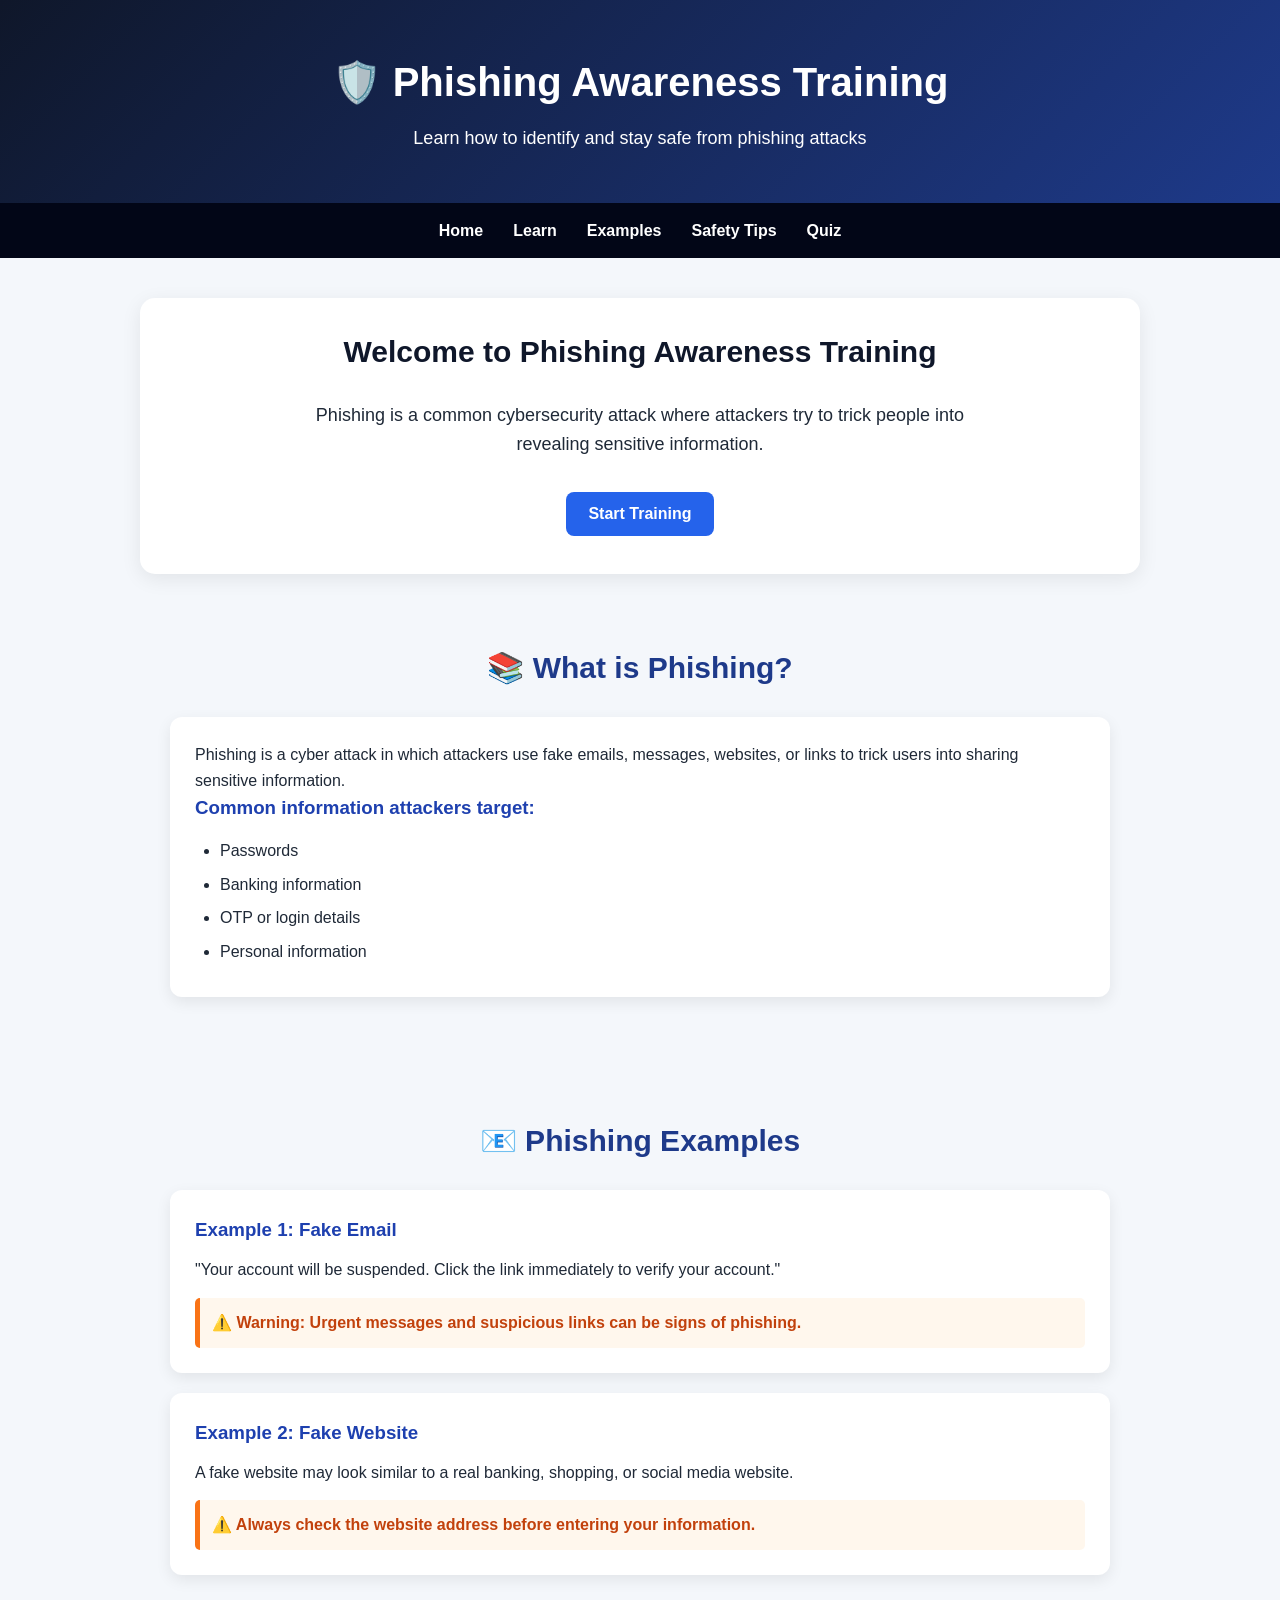
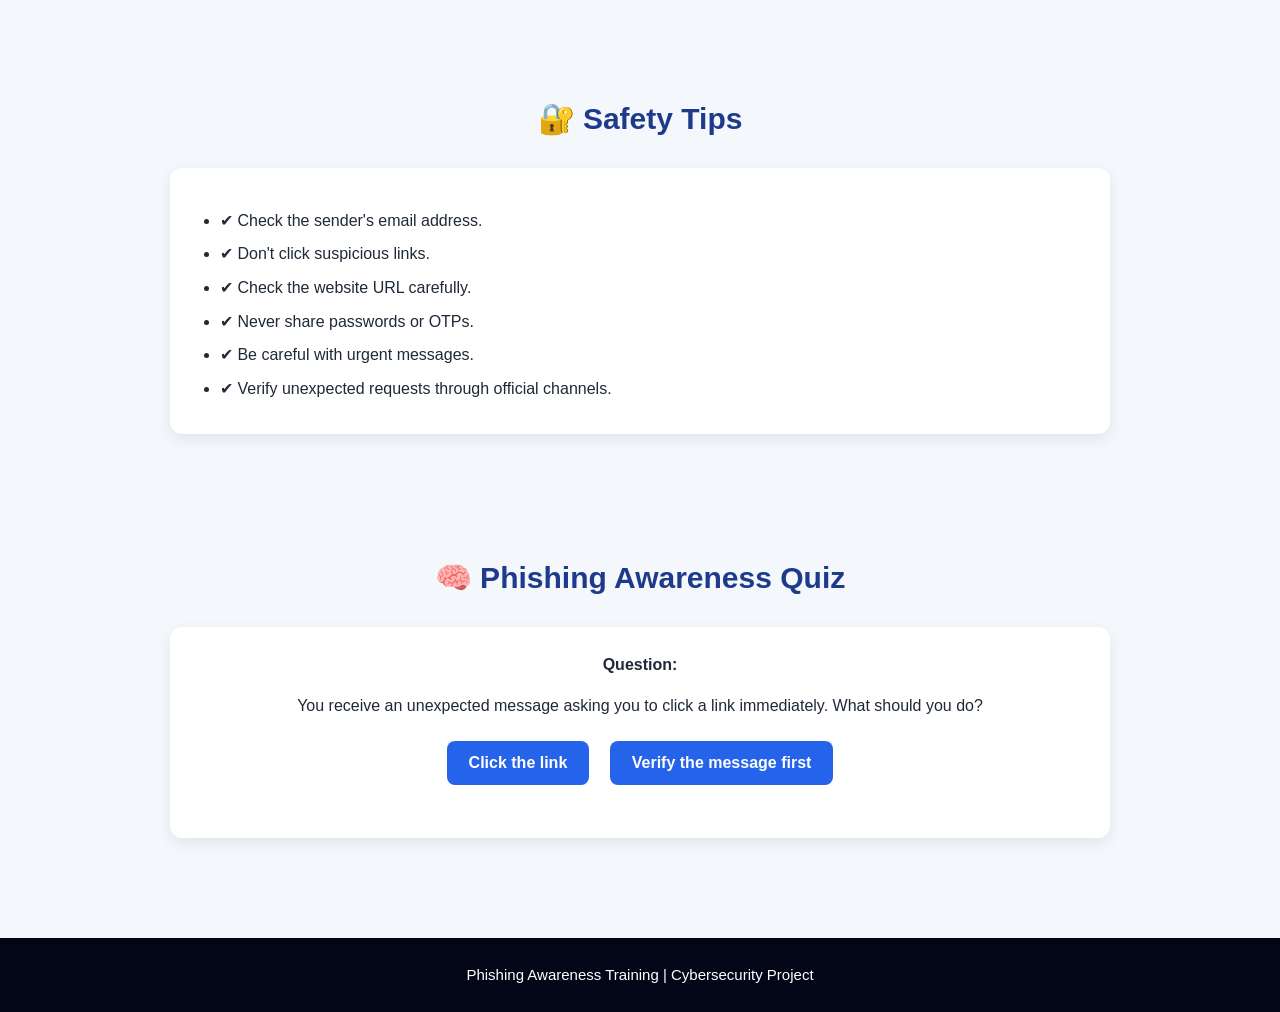
<file: Phishing_Awareness_Training/index.html>
<!DOCTYPE html>
<html lang="en">

<head>
    <meta charset="UTF-8">
    <meta name="viewport" content="width=device-width, initial-scale=1.0">

    <title>Phishing Awareness Training</title>

    <link rel="stylesheet" href="style.css">
</head>

<body>

    <!-- Header -->
    <header>
        <h1>🛡️ Phishing Awareness Training</h1>
        <p>Learn how to identify and stay safe from phishing attacks</p>
    </header>

    <!-- Navigation -->
    <nav>
        <a href="#home">Home</a>
        <a href="#learn">Learn</a>
        <a href="#examples">Examples</a>
        <a href="#tips">Safety Tips</a>
        <a href="#quiz">Quiz</a>
    </nav>

    <!-- Home Section -->
    <section id="home">

        <h2>Welcome to Phishing Awareness Training</h2>

        <p>
            Phishing is a common cybersecurity attack where attackers
            try to trick people into revealing sensitive information.
        </p>

        <button onclick="startTraining()">
            Start Training
        </button>

    </section>

    <!-- Learn Section -->
    <section id="learn">

        <h2>📚 What is Phishing?</h2>

        <div class="card">

            <p>
                Phishing is a cyber attack in which attackers use
                fake emails, messages, websites, or links to trick
                users into sharing sensitive information.
            </p>

            <h3>Common information attackers target:</h3>

            <ul>
                <li>Passwords</li>
                <li>Banking information</li>
                <li>OTP or login details</li>
                <li>Personal information</li>
            </ul>

        </div>

    </section>

    <!-- Examples Section -->
    <section id="examples">

        <h2>📧 Phishing Examples</h2>

        <div class="card">

            <h3>Example 1: Fake Email</h3>

            <p>
                "Your account will be suspended.
                Click the link immediately to verify your account."
            </p>

            <p class="warning">
                ⚠️ Warning: Urgent messages and suspicious links
                can be signs of phishing.
            </p>

        </div>

        <div class="card">

            <h3>Example 2: Fake Website</h3>

            <p>
                A fake website may look similar to a real banking,
                shopping, or social media website.
            </p>

            <p class="warning">
                ⚠️ Always check the website address before entering
                your information.
            </p>

        </div>

    </section>

    <!-- Safety Tips Section -->
    <section id="tips">

        <h2>🔐 Safety Tips</h2>

        <div class="card">

            <ul>
                <li>✔ Check the sender's email address.</li>
                <li>✔ Don't click suspicious links.</li>
                <li>✔ Check the website URL carefully.</li>
                <li>✔ Never share passwords or OTPs.</li>
                <li>✔ Be careful with urgent messages.</li>
                <li>✔ Verify unexpected requests through official channels.</li>
            </ul>

        </div>

    </section>

    <!-- Quiz Section -->
    <section id="quiz">

        <h2>🧠 Phishing Awareness Quiz</h2>

        <div class="quiz-card">

            <p>
                <strong>Question:</strong>
            </p>

            <p>
                You receive an unexpected message asking you
                to click a link immediately. What should you do?
            </p>

            <button onclick="checkAnswer(false)">
                Click the link
            </button>

            <button onclick="checkAnswer(true)">
                Verify the message first
            </button>

            <p id="result"></p>

        </div>

    </section>

    <!-- Footer -->
    <footer>

        <p>
            Phishing Awareness Training | Cybersecurity Project
        </p>

    </footer>

    <!-- JavaScript -->
    <script src="script.js"></script>

</body>

</html>
</file>
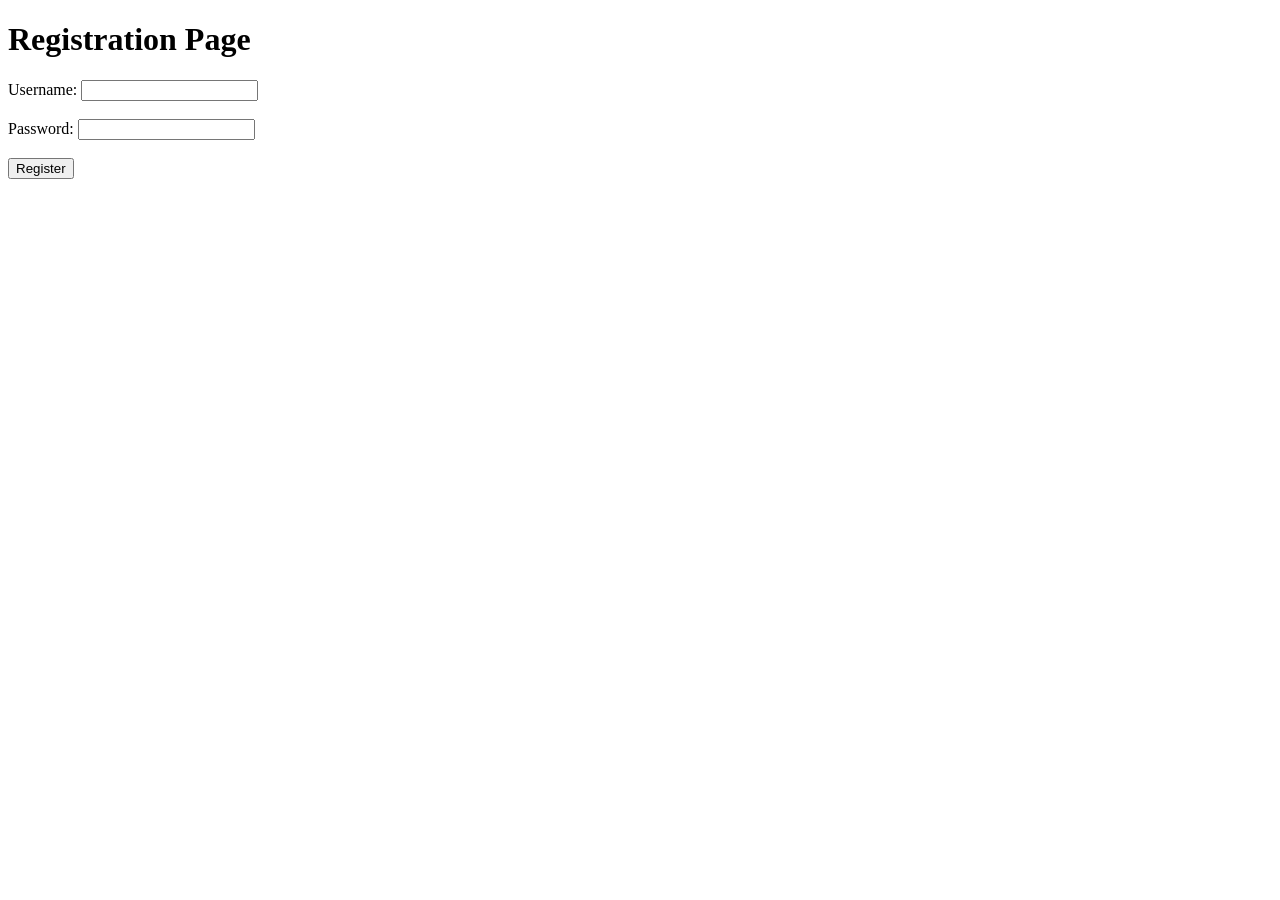
<file: Secure_Coding_Review/register.html>
<!DOCTYPE html>
<html>
<head>
    <title>Register</title>
</head>
<body>

    <h1>Registration Page</h1>

    <form method="POST">
        <label>Username:</label>
        <input type="text" name="username">

        <br><br>

        <label>Password:</label>
        <input type="password" name="password">

        <br><br>

        <button type="submit">Register</button>
    </form>

</body>
</html>
</file>
<file: Phishing_Awareness_Training/style.css>
/* ==============================
   GENERAL SETTINGS
   ============================== */

* {
    margin: 0;
    padding: 0;
    box-sizing: border-box;
}

html {
    scroll-behavior: smooth;
}

body {
    font-family: Arial, Helvetica, sans-serif;
    background-color: #f4f7fb;
    color: #1f2937;
    line-height: 1.6;
}


/* ==============================
   HEADER
   ============================== */

header {
    background: linear-gradient(135deg, #0f172a, #1e3a8a);
    color: white;
    text-align: center;
    padding: 50px 20px;
}

header h1 {
    font-size: 40px;
    margin-bottom: 10px;
}

header p {
    font-size: 18px;
}


/* ==============================
   NAVIGATION BAR
   ============================== */

nav {
    background-color: #020617;
    display: flex;
    justify-content: center;
    align-items: center;
    gap: 30px;
    padding: 15px;
    position: sticky;
    top: 0;
    z-index: 1000;
}

nav a {
    color: white;
    text-decoration: none;
    font-size: 16px;
    font-weight: bold;
    transition: 0.3s;
}

nav a:hover {
    color: #60a5fa;
}


/* ==============================
   SECTIONS
   ============================== */

section {
    max-width: 1000px;
    margin: 40px auto;
    padding: 30px;
}

section h2 {
    text-align: center;
    font-size: 30px;
    margin-bottom: 25px;
    color: #1e3a8a;
}


/* ==============================
   HOME SECTION
   ============================== */

#home {
    text-align: center;
    background-color: white;
    border-radius: 15px;
    box-shadow: 0 5px 20px rgba(0, 0, 0, 0.08);
}

#home h2 {
    color: #0f172a;
}

#home p {
    max-width: 700px;
    margin: 0 auto 25px;
    font-size: 18px;
}


/* ==============================
   CARDS
   ============================== */

.card,
.quiz-card {
    background-color: white;
    padding: 25px;
    margin: 20px 0;
    border-radius: 12px;
    box-shadow: 0 5px 15px rgba(0, 0, 0, 0.08);
    transition: transform 0.3s, box-shadow 0.3s;
}

.card:hover,
.quiz-card:hover {
    transform: translateY(-5px);
    box-shadow: 0 8px 20px rgba(0, 0, 0, 0.12);
}

.card h3 {
    color: #1e40af;
    margin-bottom: 12px;
}


/* ==============================
   LISTS
   ============================== */

.card ul {
    margin-top: 15px;
    padding-left: 25px;
}

.card li {
    margin: 8px 0;
}


/* ==============================
   WARNING MESSAGE
   ============================== */

.warning {
    background-color: #fff7ed;
    color: #c2410c;
    padding: 12px;
    margin-top: 15px;
    border-left: 5px solid #f97316;
    border-radius: 5px;
    font-weight: bold;
}


/* ==============================
   BUTTONS
   ============================== */

button {
    background-color: #2563eb;
    color: white;
    border: none;
    padding: 13px 22px;
    margin: 8px;
    border-radius: 8px;
    font-size: 16px;
    font-weight: bold;
    cursor: pointer;
    transition: 0.3s;
}

button:hover {
    background-color: #1d4ed8;
    transform: scale(1.05);
}

button:active {
    transform: scale(0.98);
}


/* ==============================
   QUIZ
   ============================== */

.quiz-card {
    text-align: center;
}

.quiz-card p {
    margin-bottom: 15px;
}

#result {
    margin-top: 20px;
    font-size: 18px;
    font-weight: bold;
}


/* ==============================
   FOOTER
   ============================== */

footer {
    background-color: #020617;
    color: white;
    text-align: center;
    padding: 25px;
    margin-top: 50px;
}

footer p {
    font-size: 15px;
}


/* ==============================
   RESPONSIVE DESIGN
   ============================== */

@media (max-width: 700px) {

    header h1 {
        font-size: 28px;
    }

    header p {
        font-size: 16px;
    }

    nav {
        flex-direction: column;
        gap: 10px;
    }

    section {
        margin: 20px auto;
        padding: 20px;
    }

    section h2 {
        font-size: 25px;
    }

    button {
        width: 90%;
        margin: 8px auto;
    }
}
</file>
